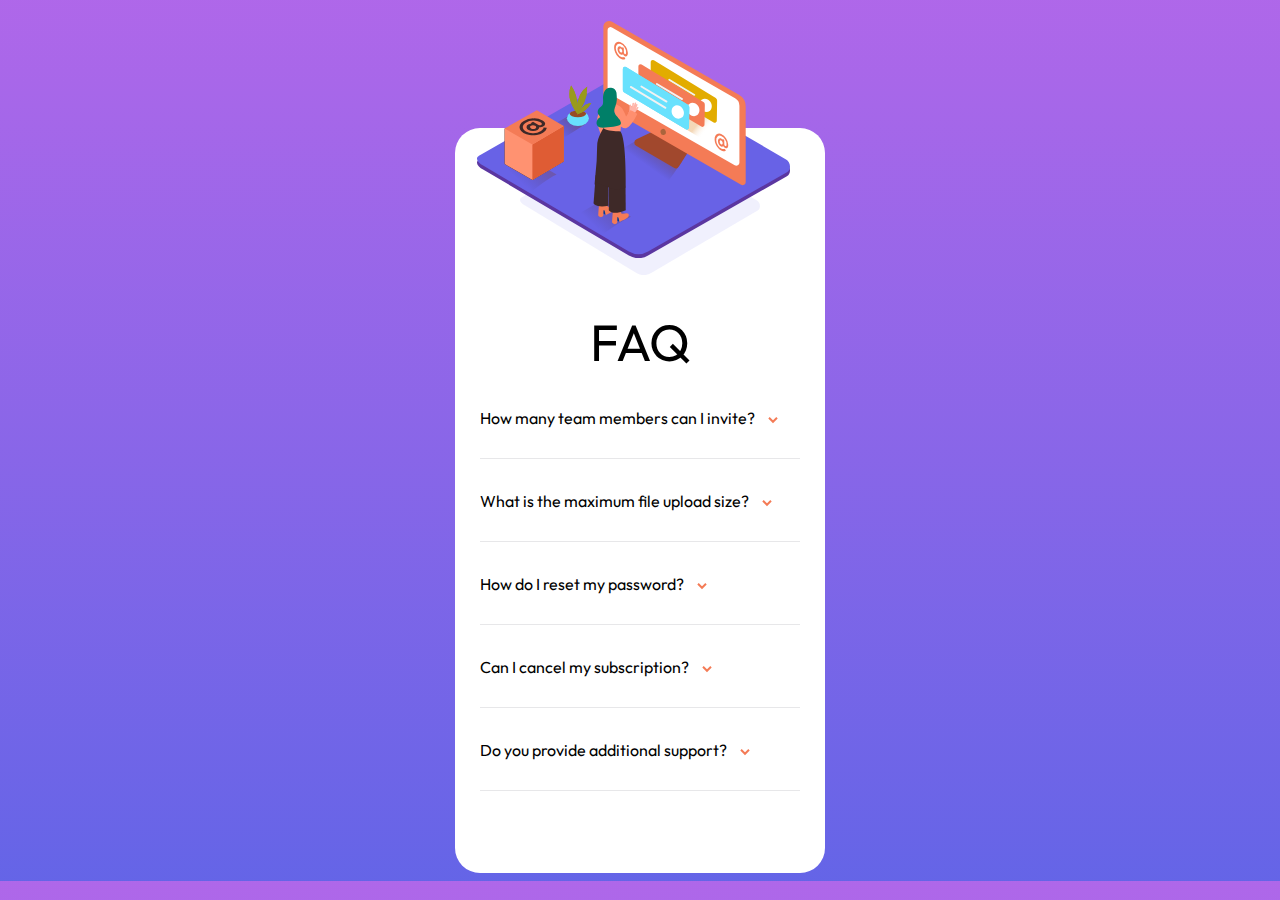
<file: index.html>
<!DOCTYPE html>
<html lang="en">

<head>

    <meta charset="UTF-8">
    <meta http-equiv="X-UA-Compatible" content="IE=edge">
    <meta name="viewport" content="width=device-width, initial-scale=1.0">
    <title>faq-accordian-card</title>


    <link rel="preconnect" href="https://fonts.googleapis.com">
    <link rel="preconnect" href="https://fonts.gstatic.com" crossorigin>
    <link href="https://fonts.googleapis.com/css2?family=Outfit:wght@100;500&family=Space+Mono&display=swap" rel="stylesheet">

    <link rel="stylesheet" href="index.css">

</head>

<body>

    <div class="faq">
        <div class="logos">

            <div class="logo">

                <img src="images/illustration-woman-online-mobile.svg" alt="" class="logo_image1">

            </div>
        </div>

        <div class="contents">

            <h1 class="Heading">FAQ</h1>

            <details class="faq-details">

                <summary class="faq-questions">

                    <span class="questions">How many team members can I invite?</span>

                </summary>

                <p class="answers">You can invite up to 2 additional users on the Free plan. There is no limit on team members for the Premium plan.</p>

            </details>




            <details class="faq-details">

                <summary class="faq-questions">

                    <span class="questions">What is the maximum file upload size?</span>

                </summary>

                <p class="answers">No more than 2GB. All files in your account must fit your allotted storage space.</p>

            </details>

            <details class="faq-details">

                <summary class="faq-questions">

                    <span class="questions">How do I reset my password?</span>

                </summary>

                <p class="answers">Click “Forgot password” from the login page or “Change password” from your profile page. A reset link will be emailed to you</p>
            </details>

            <details class="faq-details">

                <summary class="faq-questions">

                    <span class="questions">Can I cancel my subscription?</span>

                </summary>

                <p class="answers">Yes! Send us a message and we’ll process your request no questions asked. Do you provide additional support? Chat and email support is available 24/7. Phone lines are open during normal business hours.</p>

            </details>


            <details class="faq-details">

                <summary class="faq-questions">

                    <span class="questions"> Do you provide additional support?</span>

                </summary>

                <p class="answers"> Chat and email support is available 24/7. Phone lines are open during normal business hours.</p>

            </details>



        </div>

    </div>

</body>

</html>
</file>
<file: index.css>
html {
    box-sizing: border-box;
    font-family: 'Outfit', sans-serif;
}

body {
    display: flex;
    align-items: center;
    background-image: linear-gradient(hsl(273, 75%, 66%), hsl(240, 73%, 65%));
    flex-direction: column;
    height: auto;
    justify-content: center;
    padding: 0;
}

.faq {
    background-color: #fff;
    border-radius: 25px;
    padding: 50px 25px;
    margin-top: 120px;
    max-width: 320px;
    min-width: 320px;
}

.logo {
    background: url("images/bg-pattern-mobile.svg") center bottom no-repeat;
    background-color: transparent;
    margin: 0 auto;
    max-width: 300px;
    margin-top: -157px
}

.logo_image1 {
    margin-left: -13px;
    margin-bottom: 13px;
}

.Heading {
    font-weight: 400;
    text-align: center;
    font-size: 3.2rem;
}

.faq-details {
    border-bottom: 1px solid hsl(240, 5%, 91%);
    margin-bottom: 10%;
    padding-bottom: 10px;
    cursor: pointer;
}

.faq-questions :hover,
.faq-questions:active {
    cursor: pointer;
}

.faq-details[open]>.faq-questions {
    font-weight: 400;
}

.faq-questions {
    list-style-type: none;
}

.faq-questions {
    display: block;
    position: relative;
}

.faq-questions:after {
    display: inline-block;
    content: url("images/icon-arrow-down.svg");
    background-position: right center;
    padding-bottom: 20px;
    padding-left: 10px;
}

details[open] .faq-questions:after {
    content: "";
    display: inline-block;
    width: 18px;
    background-image: url("images/icon-arrow-down.svg");
    background-repeat: no-repeat;
    background-position: center right;
    transform: scaleY(-1);
}

details[open] .answers:after {
    color: grey;
}
</file>
